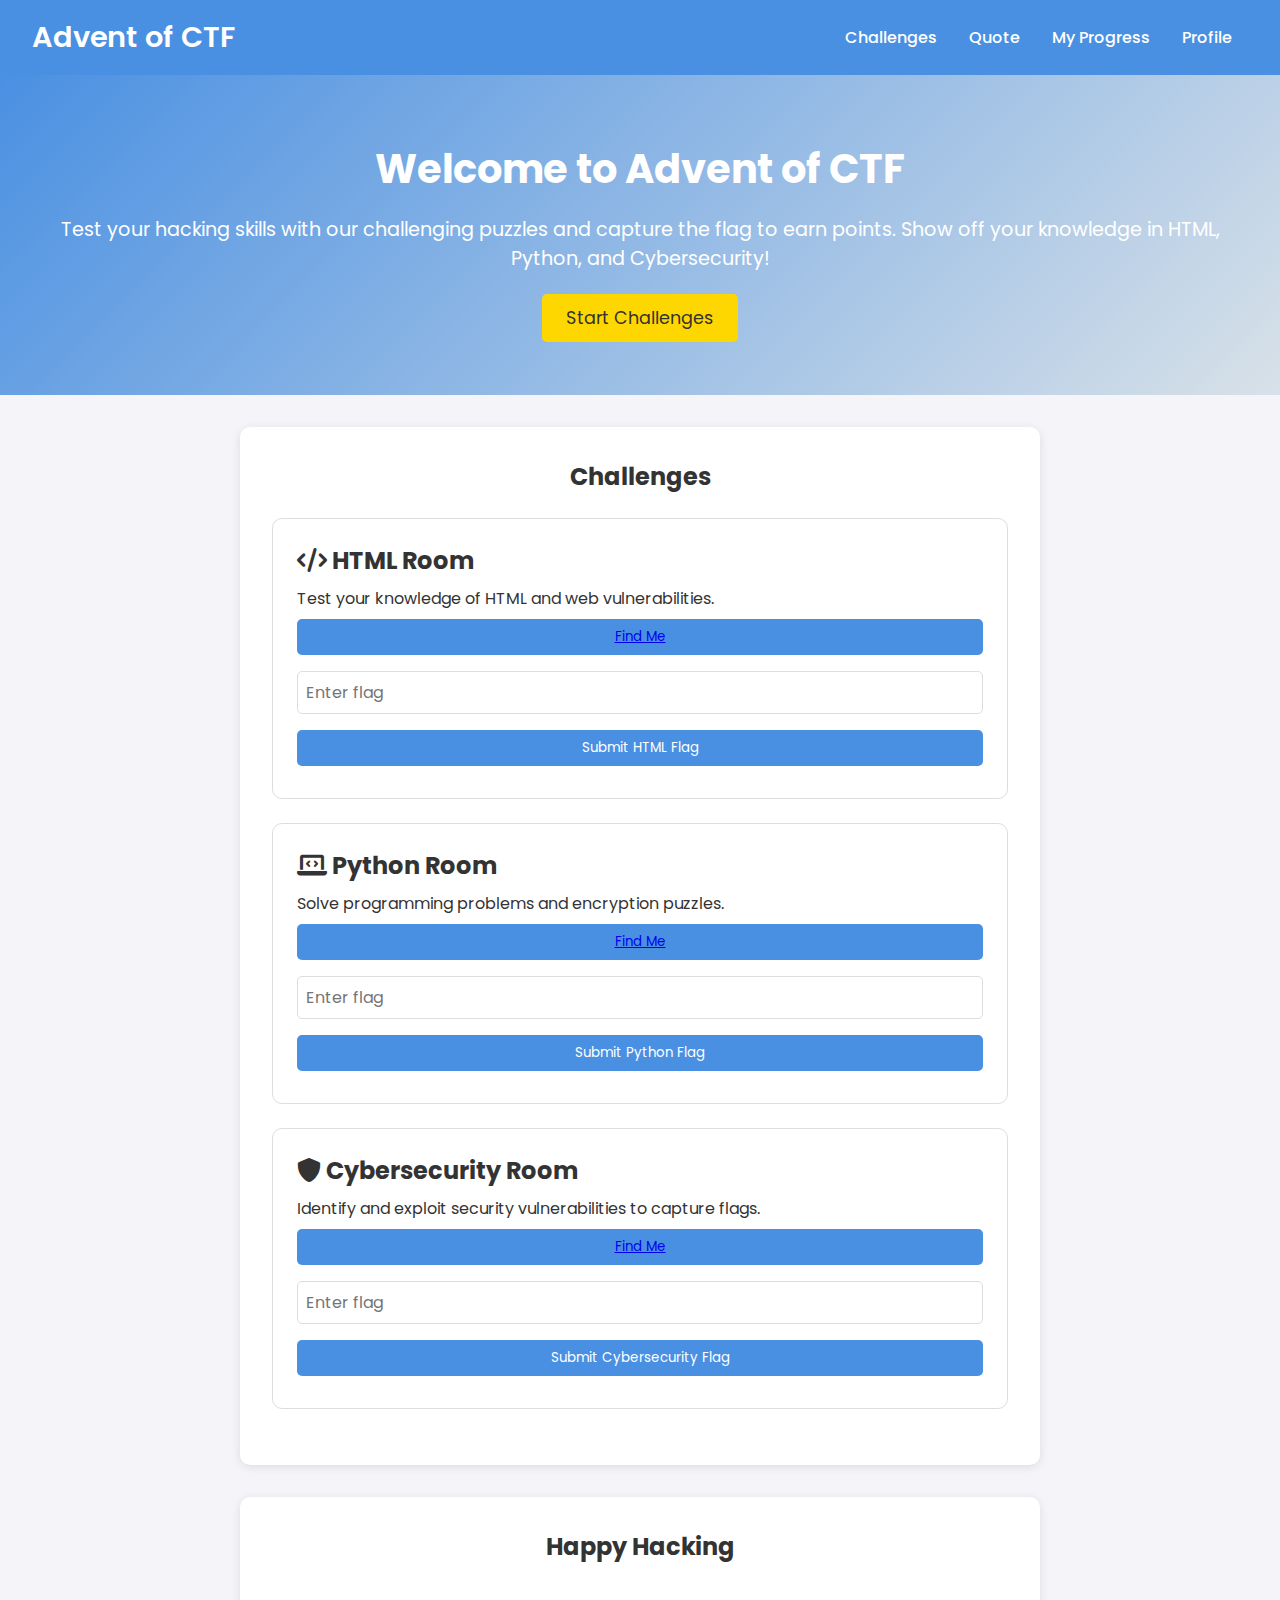
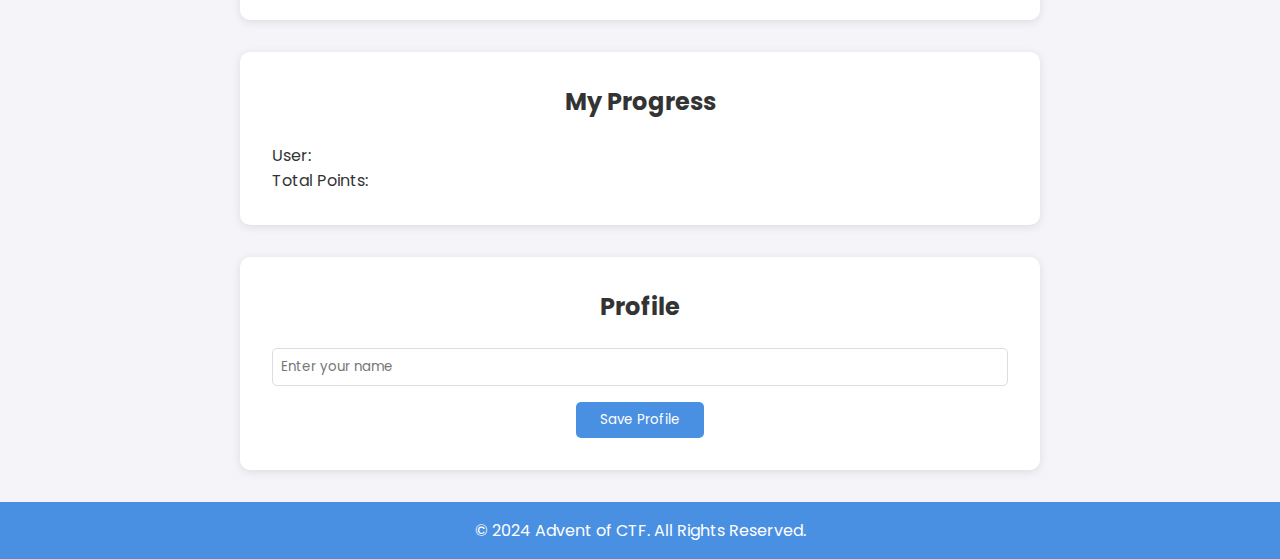
<file: index.html>
<!DOCTYPE html>
<html lang="en">
<head>
  <meta charset="UTF-8">
  <meta name="viewport" content="width=device-width, initial-scale=1.0">
  <title>Advent of CTF - Capture the Flag Event</title>
  <link rel="stylesheet" href="styles.css">
  <link rel="preconnect" href="https://fonts.googleapis.com">
  <link href="https://fonts.googleapis.com/css2?family=Poppins:wght@300;400;600&display=swap" rel="stylesheet">
  <link rel="stylesheet" href="https://cdnjs.cloudflare.com/ajax/libs/font-awesome/6.0.0-beta3/css/all.min.css" />
</head>
<body>

  <!-- Header -->
  <header class="header">
    <div class="logo">Advent of CTF</div>
    <nav class="navbar">
      <ul>
        <li><a href="#quizzes">Challenges</a></li>
        <li><a href="#leaderboard">Quote</a></li>
        <li><a href="#progress">My Progress</a></li>
        <li><a href="#profile">Profile</a></li>
      </ul>
    </nav>
  </header>

  <!-- Hero Section -->
  <section class="hero">
    <div class="hero-text">
      <h1>Welcome to Advent of CTF</h1>
      <p>Test your hacking skills with our challenging puzzles and capture the flag to earn points. Show off your knowledge in HTML, Python, and Cybersecurity!</p>
      <a href="#quizzes" class="btn-start">Start Challenges</a>
    </div>
  </section>

  <!-- Challenge Rooms -->
  <section id="quizzes" class="challenge-rooms">
    <h2>Challenges</h2>
    <div class="quiz-room">
      <h3><i class="fas fa-code"></i> HTML Room</h3>
      <p>Test your knowledge of HTML and web vulnerabilities.</p>
      <button><a href="aoc-html.html">Find Me</a></button>
      <input type="text" id="html-flag" placeholder="Enter flag" />
      <button onclick="submitFlag('html')">Submit HTML Flag</button>
    </div>
    <div class="quiz-room">
      <h3><i class="fas fa-laptop-code"></i> Python Room</h3>
      <p>Solve programming problems and encryption puzzles.</p>
            <button><a href="aoc-py.html">Find Me</a></button>
      <input type="text" id="python-flag" placeholder="Enter flag" />
      <button onclick="submitFlag('python')">Submit Python Flag</button>
    </div>
    <div class="quiz-room">
      <h3><i class="fas fa-shield-alt"></i> Cybersecurity Room</h3>
      <p>Identify and exploit security vulnerabilities to capture flags.</p>
            <button><a href="aoc-cyber.html">Find Me</a></button>
      <input type="text" id="cybersecurity-flag" placeholder="Enter flag" />
      <button onclick="submitFlag('cybersecurity')">Submit Cybersecurity Flag</button>
    </div>
  </section>

  <!-- Leaderboard -->
  <section id="leaderboard" class="leaderboard">
    <h2>Happy Hacking</h2>
    <ul id="leaderboard-list">
      <!-- Leaderboard dynamically populated -->
    </ul>
  </section>

  <!-- Progress Section -->
  <section id="progress" class="progress-section">
    <h2>My Progress</h2>
    <div class="progress-details">
      <p>User: <span id="progress-user-name"></span></p>
      <p>Total Points: <span id="total-points"></span></p>
      <ul id="progress-list">
        <!-- User progress dynamically populated -->
      </ul>
    </div>
    <button id="certificate-btn" style="display: none;" onclick="generateCertificate()">Download Certificate</button>
  </section>

  <!-- User Profile -->
  <section id="profile" class="profile-section">
    <h2>Profile</h2>
    <form id="profile-form">
      <input type="text" id="profile-name" placeholder="Enter your name" required>
      <button type="submit">Save Profile</button>
    </form>
  </section>

  <!-- Footer -->
  <footer class="footer">
    <p>&copy; 2024 Advent of CTF. All Rights Reserved.</p>
  </footer>

  <div id="popup" class="popup">
    <p id="popup-message"></p>
  </div>

  <script src="script.js"></script>
</body>
</html>
</file>
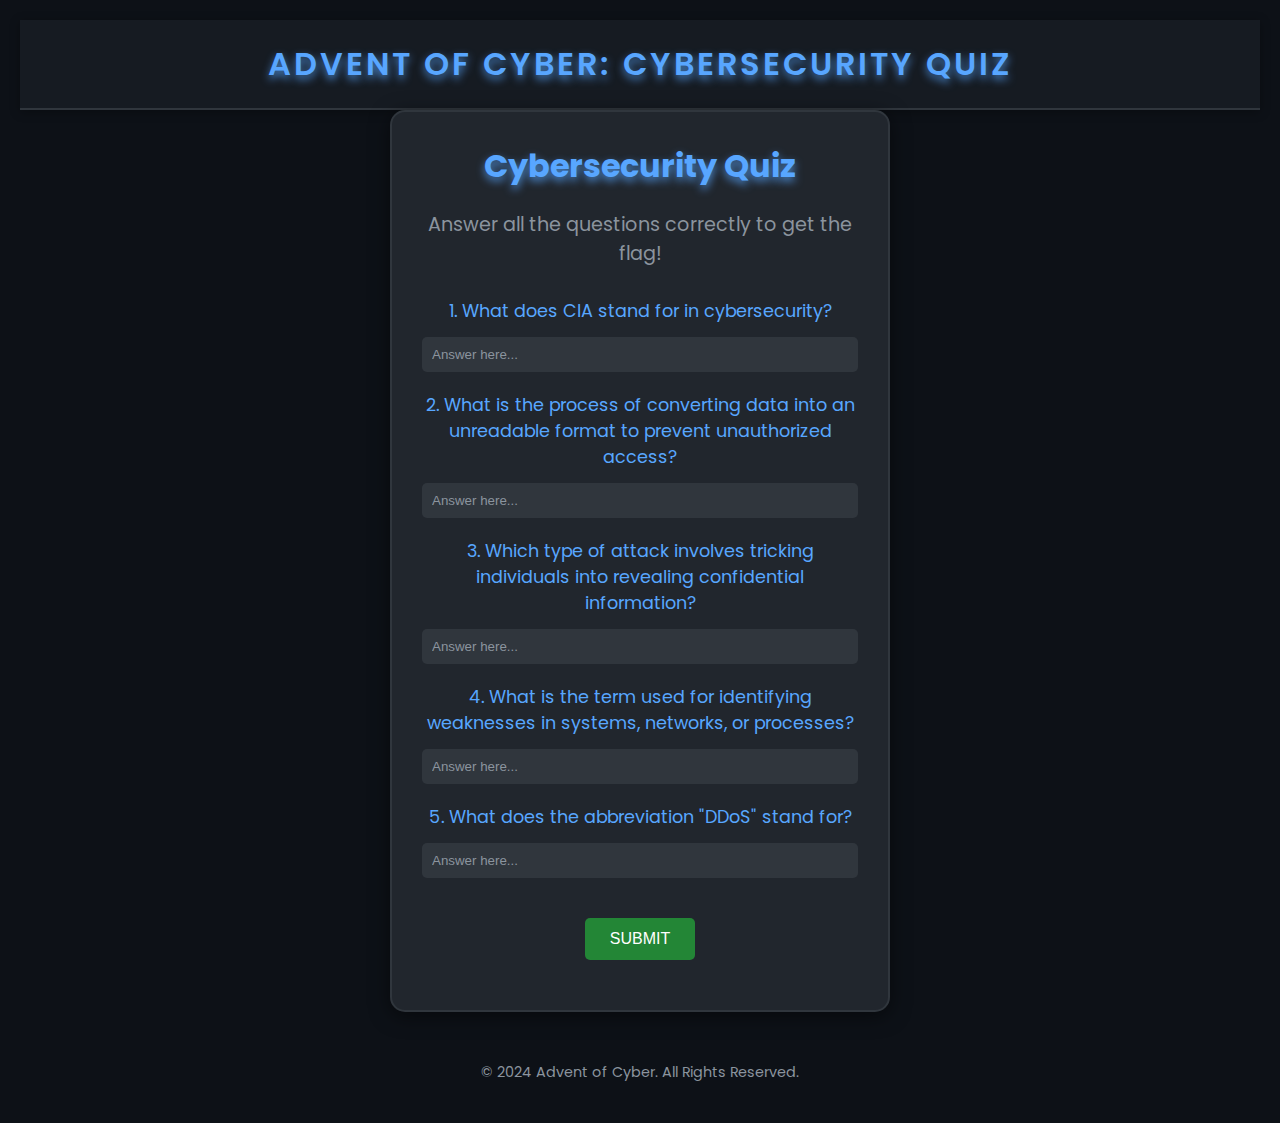
<file: aoc-cyber.html>
<!DOCTYPE html>
<html lang="en">
<head>
  <meta charset="UTF-8">
  <meta name="viewport" content="width=device-width, initial-scale=1.0">
  <title>Advent of Cyber: Cybersecurity Quiz</title>
  <link rel="stylesheet" href="aoc-html.css">
  <link rel="preconnect" href="https://fonts.googleapis.com">
  <link href="https://fonts.googleapis.com/css2?family=Poppins:wght@300;400;600&display=swap" rel="stylesheet">
</head>
<body>
  <!-- Header -->
  <header class="header">
    <div class="logo">Advent of Cyber: Cybersecurity Quiz</div>
  </header>

  <!-- Quiz Section -->
  <section class="quiz-section">
    <h1>Cybersecurity Quiz</h1>
    <p>Answer all the questions correctly to get the flag!</p>
    <form id="quiz-form">
      <div class="question">
        <label for="q1">1. What does CIA stand for in cybersecurity?</label>
        <input type="text" id="q1" placeholder="Answer here..." required>
      </div>
      <div class="question">
        <label for="q2">2. What is the process of converting data into an unreadable format to prevent unauthorized access?</label>
        <input type="text" id="q2" placeholder="Answer here..." required>
      </div>
      <div class="question">
        <label for="q3">3. Which type of attack involves tricking individuals into revealing confidential information?</label>
        <input type="text" id="q3" placeholder="Answer here..." required>
      </div>
      <div class="question">
        <label for="q4">4. What is the term used for identifying weaknesses in systems, networks, or processes?</label>
        <input type="text" id="q4" placeholder="Answer here..." required>
      </div>
      <div class="question">
        <label for="q5">5. What does the abbreviation "DDoS" stand for?</label>
        <input type="text" id="q5" placeholder="Answer here..." required>
      </div>
      <button type="submit" class="btn">Submit</button>
    </form>
    <div id="result" class="result"></div>
  </section>

  <!-- Footer -->
  <footer class="footer">
    <p>&copy; 2024 Advent of Cyber. All Rights Reserved.</p>
  </footer>

  <script src="aoc-cyber.js"></script>
</body>
</html>
</file>
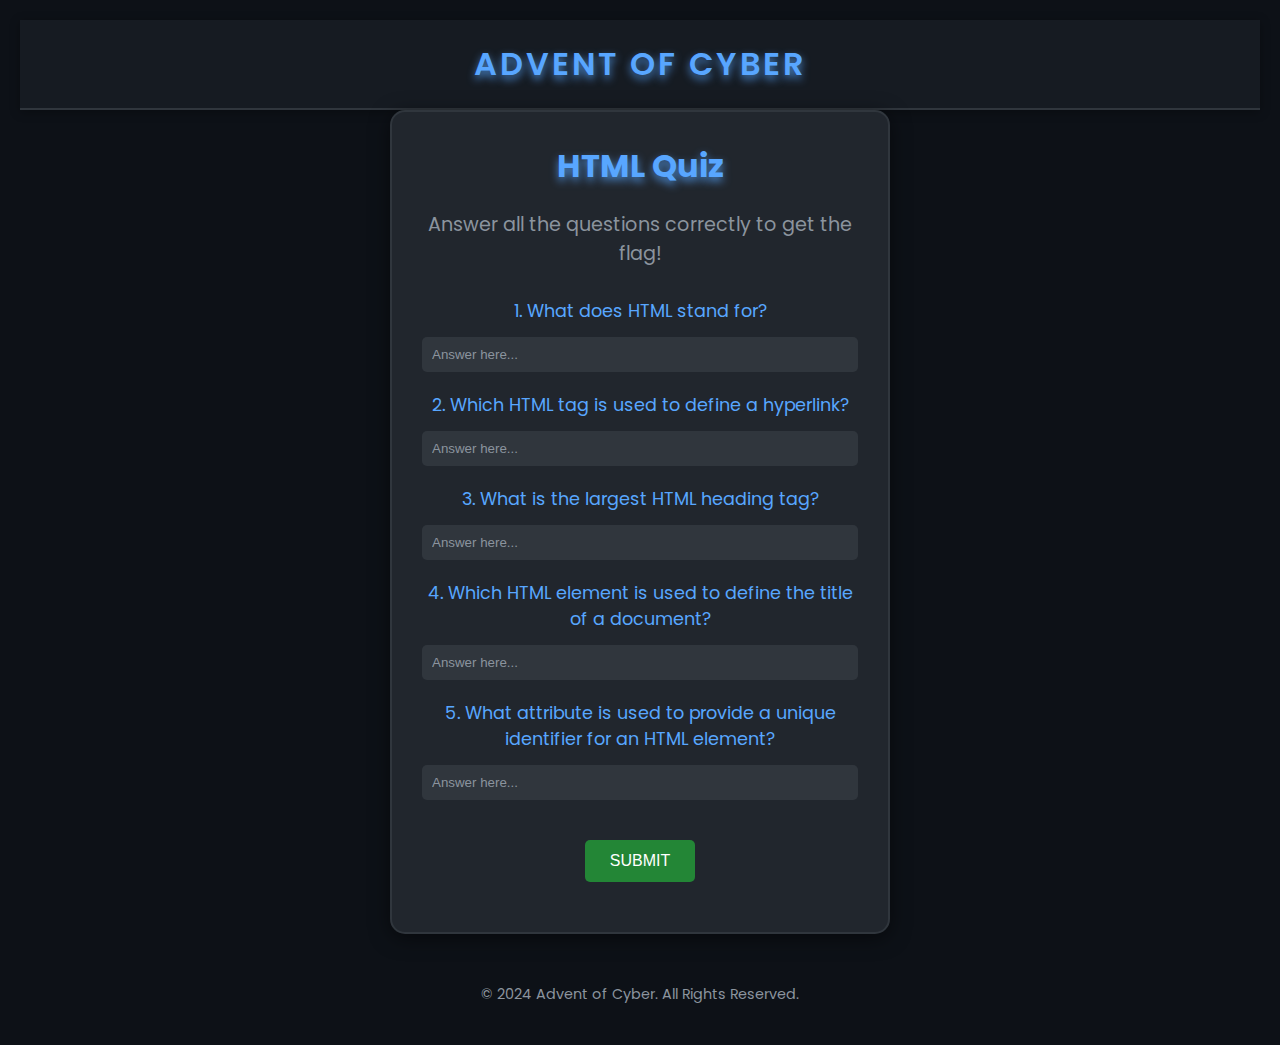
<file: aoc-html.html>
<!DOCTYPE html>
<html lang="en">
<head>
  <meta charset="UTF-8">
  <meta name="viewport" content="width=device-width, initial-scale=1.0">
  <title>Advent of Cyber: HTML Quiz</title>
  <link rel="stylesheet" href="aoc-html.css">
  <link rel="preconnect" href="https://fonts.googleapis.com">
  <link href="https://fonts.googleapis.com/css2?family=Poppins:wght@300;400;600&display=swap" rel="stylesheet">
</head>
<body>
  <!-- Header -->
  <header class="header">
    <div class="logo">Advent of Cyber</div>
  </header>

  <!-- Quiz Section -->
  <section class="quiz-section">
    <h1>HTML Quiz</h1>
    <p>Answer all the questions correctly to get the flag!</p>
    <form id="quiz-form">
      <div class="question">
        <label for="q1">1. What does HTML stand for?</label>
        <input type="text" id="q1" placeholder="Answer here..." required>
      </div>
      <div class="question">
        <label for="q2">2. Which HTML tag is used to define a hyperlink?</label>
        <input type="text" id="q2" placeholder="Answer here..." required>
      </div>
      <div class="question">
        <label for="q3">3. What is the largest HTML heading tag?</label>
        <input type="text" id="q3" placeholder="Answer here..." required>
      </div>
      <div class="question">
        <label for="q4">4. Which HTML element is used to define the title of a document?</label>
        <input type="text" id="q4" placeholder="Answer here..." required>
      </div>
      <div class="question">
        <label for="q5">5. What attribute is used to provide a unique identifier for an HTML element?</label>
        <input type="text" id="q5" placeholder="Answer here..." required>
      </div>
      <button type="submit" class="btn">Submit</button>
    </form>
    <div id="result" class="result"></div>
  </section>

  <!-- Footer -->
  <footer class="footer">
    <p>&copy; 2024 Advent of Cyber. All Rights Reserved.</p>
  </footer>

  <script src="aoc-html.js"></script>
</body>
</html>
</file>
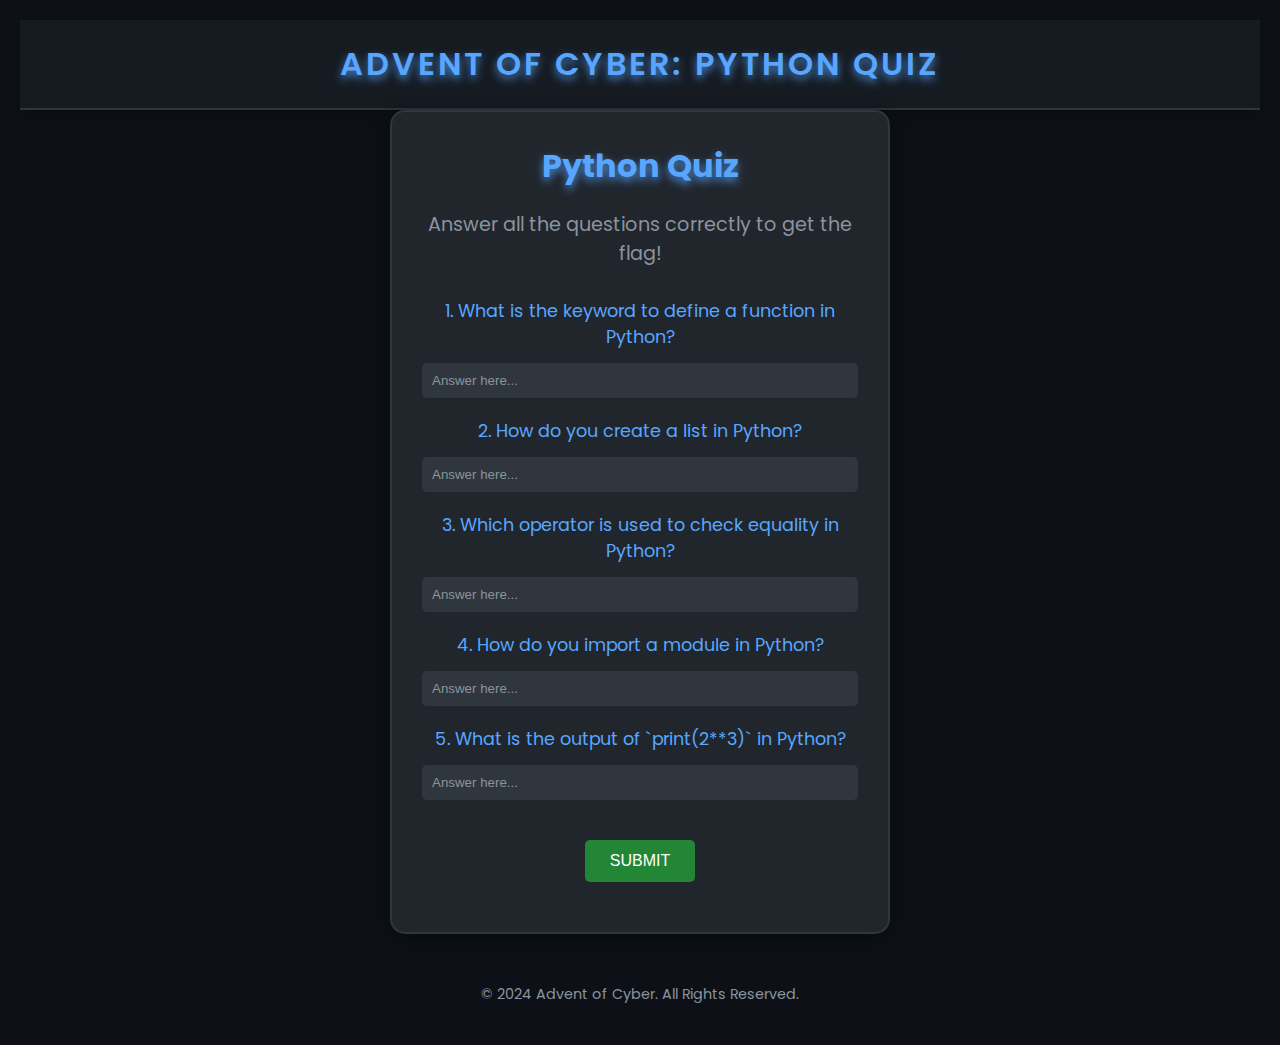
<file: aoc-py.html>
<!DOCTYPE html>
<html lang="en">
<head>
  <meta charset="UTF-8">
  <meta name="viewport" content="width=device-width, initial-scale=1.0">
  <title>Advent of Cyber: Python Quiz</title>
  <link rel="stylesheet" href="aoc-html.css">
  <link rel="preconnect" href="https://fonts.googleapis.com">
  <link href="https://fonts.googleapis.com/css2?family=Poppins:wght@300;400;600&display=swap" rel="stylesheet">
</head>
<body>
  <!-- Header -->
  <header class="header">
    <div class="logo">Advent of Cyber: Python Quiz</div>
  </header>

  <!-- Quiz Section -->
  <section class="quiz-section">
    <h1>Python Quiz</h1>
    <p>Answer all the questions correctly to get the flag!</p>
    <form id="quiz-form">
      <div class="question">
        <label for="q1">1. What is the keyword to define a function in Python?</label>
        <input type="text" id="q1" placeholder="Answer here..." required>
      </div>
      <div class="question">
        <label for="q2">2. How do you create a list in Python?</label>
        <input type="text" id="q2" placeholder="Answer here..." required>
      </div>
      <div class="question">
        <label for="q3">3. Which operator is used to check equality in Python?</label>
        <input type="text" id="q3" placeholder="Answer here..." required>
      </div>
      <div class="question">
        <label for="q4">4. How do you import a module in Python?</label>
        <input type="text" id="q4" placeholder="Answer here..." required>
      </div>
      <div class="question">
        <label for="q5">5. What is the output of `print(2**3)` in Python?</label>
        <input type="text" id="q5" placeholder="Answer here..." required>
      </div>
      <button type="submit" class="btn">Submit</button>
    </form>
    <div id="result" class="result"></div>
  </section>

  <!-- Footer -->
  <footer class="footer">
    <p>&copy; 2024 Advent of Cyber. All Rights Reserved.</p>
  </footer>

  <script src="aoc-py.js"></script>
</body>
</html>
</file>
<file: styles.css>
/* General Styles */
* {
    box-sizing: border-box;
    margin: 0;
    padding: 0;
    font-family: 'Poppins', sans-serif;
}

body {
    background-color: #f4f4f9;
    color: #333;
}

/* Header Styles */
.header {
    background-color: #4a90e2;
    color: white;
    padding: 1rem 2rem;
    display: flex;
    justify-content: space-between;
    align-items: center;
}

.header .logo {
    font-size: 1.8rem;
    font-weight: 600;
}

.navbar ul {
    list-style: none;
    display: flex;
}

.navbar ul li {
    margin: 0 1rem;
}

.navbar ul li a {
    color: white;
    text-decoration: none;
    font-weight: 500;
    transition: color 0.3s;
}

.navbar ul li a:hover {
    color: #ffd700; /* Gold color on hover */
}

/* Hero Section */
.hero {
    background: linear-gradient(135deg, #4a90e2, #d8e1e8);
    color: white;
    padding: 4rem 2rem;
    text-align: center;
}

.hero-text h1 {
    font-size: 2.5rem;
    margin-bottom: 1rem;
}

.hero-text p {
    font-size: 1.2rem;
    margin-bottom: 2rem;
}

.btn-start {
    background-color: #ffd700; /* Gold */
    color: #333;
    padding: 0.75rem 1.5rem;
    border: none;
    border-radius: 5px;
    font-size: 1.1rem;
    cursor: pointer;
    text-decoration: none;
    transition: background-color 0.3s;
}

.btn-start:hover {
    background-color: #f5c042; /* Darker Gold */
}

/* Challenge Rooms */
.challenge-rooms {
    padding: 2rem;
    background-color: #fff;
    border-radius: 10px;
    box-shadow: 0 2px 10px rgba(0, 0, 0, 0.1);
    margin: 2rem auto;
    max-width: 800px;
}

.challenge-rooms h2 {
    text-align: center;
    margin-bottom: 1.5rem;
}

.quiz-room {
    border: 1px solid #ddd;
    border-radius: 10px;
    padding: 1.5rem;
    margin-bottom: 1.5rem;
    transition: box-shadow 0.3s;
}

.quiz-room:hover {
    box-shadow: 0 4px 20px rgba(0, 0, 0, 0.2);
}

.quiz-room h3 {
    font-size: 1.5rem;
    margin-bottom: 0.5rem;
}

.quiz-room button,
.quiz-room input[type="text"] {
    width: 100%;
    padding: 0.5rem;
    margin: 0.5rem 0;
    border: 1px solid #ddd;
    border-radius: 5px;
}

.quiz-room input[type="text"] {
    font-size: 1rem;
}

.quiz-room button {
    background-color: #4a90e2;
    color: white;
    border: none;
    cursor: pointer;
    transition: background-color 0.3s;
}

.quiz-room button:hover {
    background-color: #357ab7; /* Darker Blue */
}

/* Leaderboard Section */
.leaderboard {
    padding: 2rem;
    background-color: #fff;
    border-radius: 10px;
    box-shadow: 0 2px 10px rgba(0, 0, 0, 0.1);
    margin: 2rem auto;
    max-width: 800px;
}

.leaderboard h2 {
    text-align: center;
    margin-bottom: 1.5rem;
}

/* Progress Section */
.progress-section {
    padding: 2rem;
    background-color: #fff;
    border-radius: 10px;
    box-shadow: 0 2px 10px rgba(0, 0, 0, 0.1);
    margin: 2rem auto;
    max-width: 800px;
}

.progress-section h2 {
    text-align: center;
    margin-bottom: 1.5rem;
}

/* Profile Section */
.profile-section {
    padding: 2rem;
    background-color: #fff;
    border-radius: 10px;
    box-shadow: 0 2px 10px rgba(0, 0, 0, 0.1);
    margin: 2rem auto;
    max-width: 800px;
}

.profile-section h2 {
    text-align: center;
    margin-bottom: 1.5rem;
}

.profile-section form {
    display: flex;
    flex-direction: column;
    align-items: center;
}

.profile-section input[type="text"] {
    width: 100%;
    padding: 0.5rem;
    border: 1px solid #ddd;
    border-radius: 5px;
    margin-bottom: 1rem;
}

.profile-section button {
    background-color: #4a90e2;
    color: white;
    border: none;
    padding: 0.5rem 1.5rem;
    border-radius: 5px;
    cursor: pointer;
    transition: background-color 0.3s;
}

.profile-section button:hover {
    background-color: #357ab7; /* Darker Blue */
}

/* Footer */
.footer {
    background-color: #4a90e2;
    color: white;
    text-align: center;
    padding: 1rem;
    position: relative;
    bottom: 0;
    width: 100%;
}

.popup {
    display: none;
    position: fixed;
    z-index: 1000;
    left: 50%;
    top: 50%;
    transform: translate(-50%, -50%);
    background-color: white;
    padding: 1rem;
    border: 1px solid #ddd;
    box-shadow: 0 4px 20px rgba(0, 0, 0, 0.2);
    border-radius: 5px;
}

.popup.active {
    display: block;
}
</file>
<file: aoc-html.css>
/* General Styles */
* {
  margin: 0;
  padding: 0;
  box-sizing: border-box;
}

body {
  font-family: 'Poppins', sans-serif;
  background-color: #0d1117;
  color: #c9d1d9;
  display: flex;
  flex-direction: column;
  align-items: center;
  justify-content: center;
  min-height: 100vh;
  padding: 20px;
}

h1, p {
  margin-bottom: 20px;
}

/* Header */
.header {
  background-color: #161b22;
  width: 100%;
  padding: 20px;
  text-align: center;
  color: #58a6ff;
  box-shadow: 0px 2px 10px rgba(0, 0, 0, 0.3);
  border-bottom: 2px solid #30363d;
}

.logo {
  font-size: 2rem;
  font-weight: 600;
  letter-spacing: 3px;
  text-transform: uppercase;
  text-shadow: 0px 4px 8px rgba(88, 166, 255, 0.8);
}

/* Quiz Section */
.quiz-section {
  background-color: #21262d;
  border-radius: 15px;
  padding: 30px;
  text-align: center;
  max-width: 500px;
  width: 100%;
  box-shadow: 0px 4px 20px rgba(0, 0, 0, 0.5);
  border: 2px solid #30363d;
}

.quiz-section h1 {
  font-size: 2rem;
  color: #58a6ff;
  text-shadow: 0px 4px 8px rgba(88, 166, 255, 0.8);
}

.quiz-section p {
  font-size: 1.2rem;
  color: #8b949e;
  margin-bottom: 30px;
}

.question {
  margin-bottom: 20px;
}

.question label {
  font-size: 1.1rem;
  display: block;
  margin-bottom: 8px;
  color: #58a6ff;
}

input {
  width: 100%;
  padding: 10px;
  border: none;
  border-radius: 5px;
  margin-top: 5px;
  background-color: #30363d;
  color: #c9d1d9;
  outline: none;
  transition: background-color 0.3s ease, box-shadow 0.3s ease;
}

input:focus {
  background-color: #21262d;
  box-shadow: 0px 0px 10px #58a6ff;
}

input::placeholder {
  color: #8b949e;
}

.btn {
  background-color: #238636;
  color: white;
  padding: 12px 25px;
  border: none;
  border-radius: 5px;
  cursor: pointer;
  font-size: 1rem;
  text-transform: uppercase;
  transition: background-color 0.3s ease, box-shadow 0.3s ease;
  margin-top: 20px;
}

.btn:hover {
  background-color: #2ea043;
  box-shadow: 0px 0px 10px rgba(46, 160, 67, 0.8);
}

/* Result */
.result {
  margin-top: 20px;
  font-size: 1.3rem;
  font-weight: 600;
  color: #58a6ff;
  animation: fadeIn 0.5s ease-in-out;
}

/* Footer */
.footer {
  text-align: center;
  margin-top: 50px;
  font-size: 0.9rem;
  color: #8b949e;
}

/* Animations */
@keyframes fadeIn {
  from {
    opacity: 0;
  }
  to {
    opacity: 1;
  }
}
</file>
